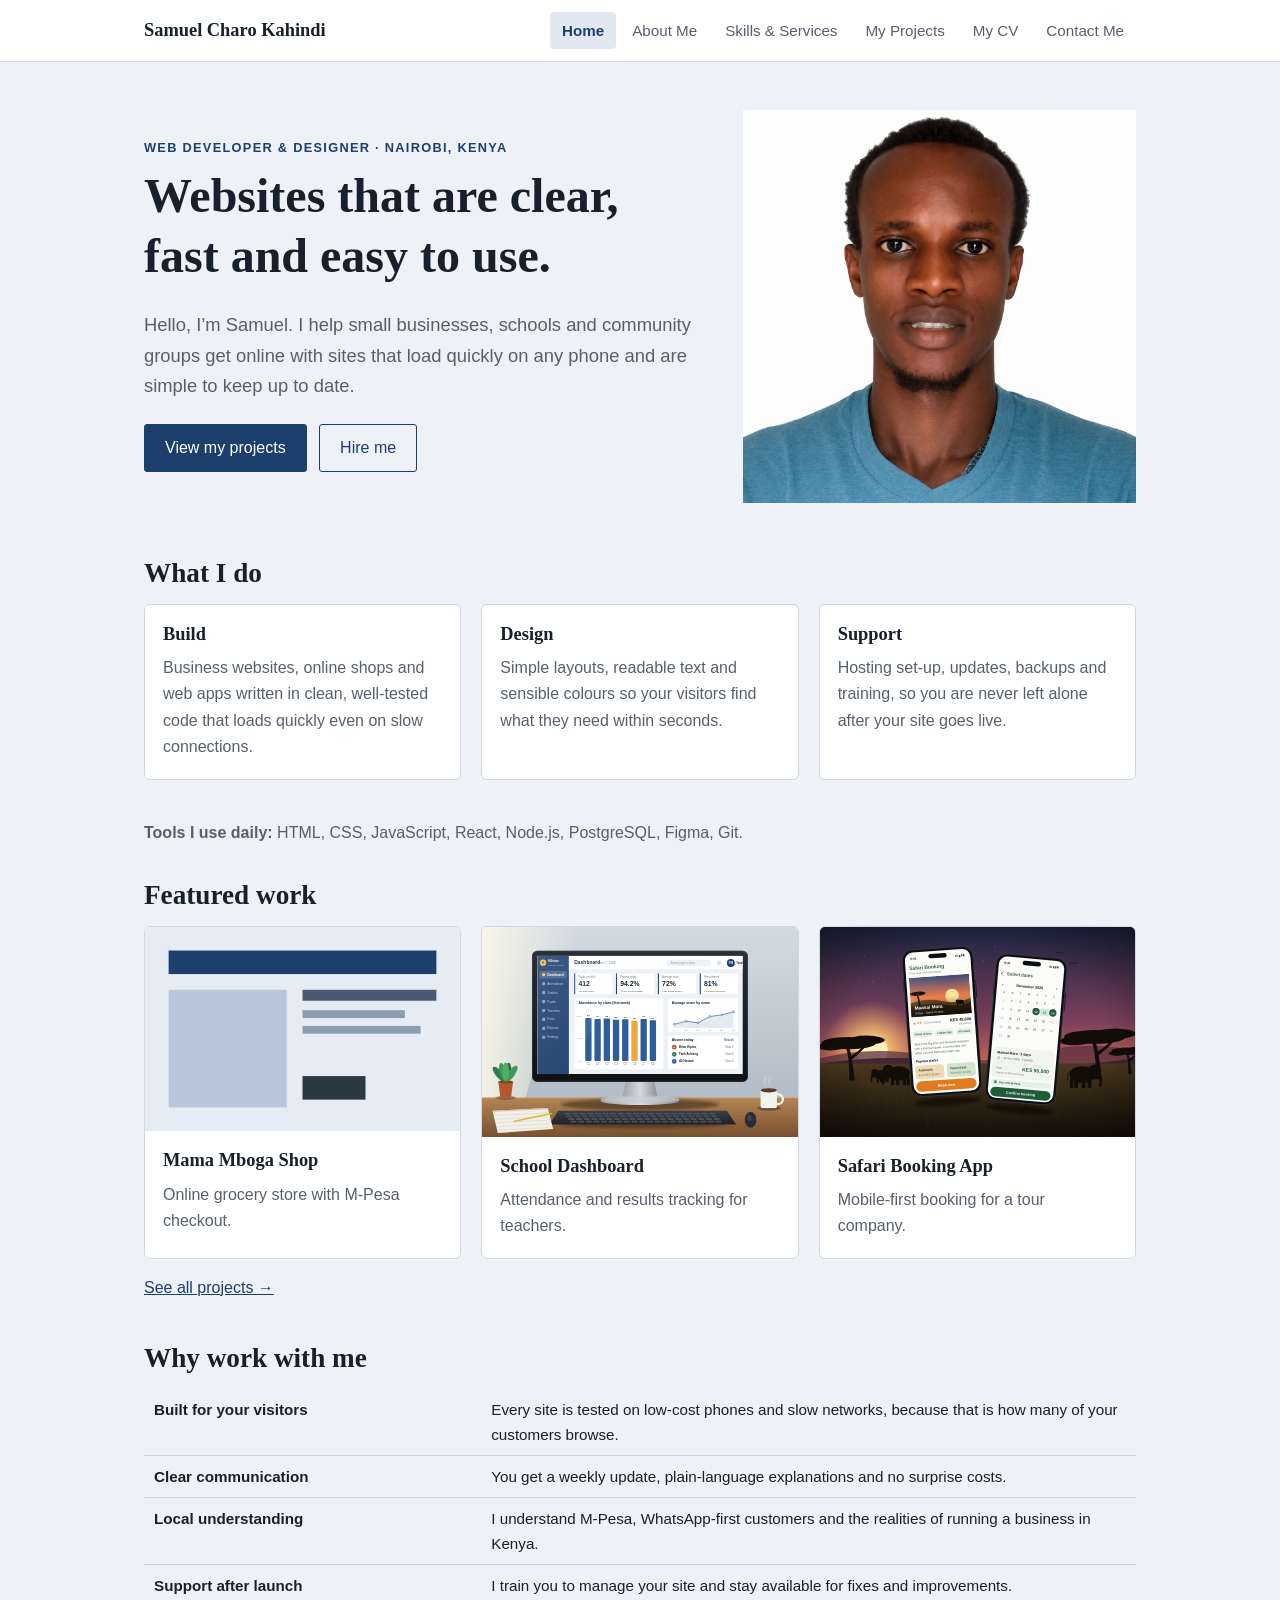
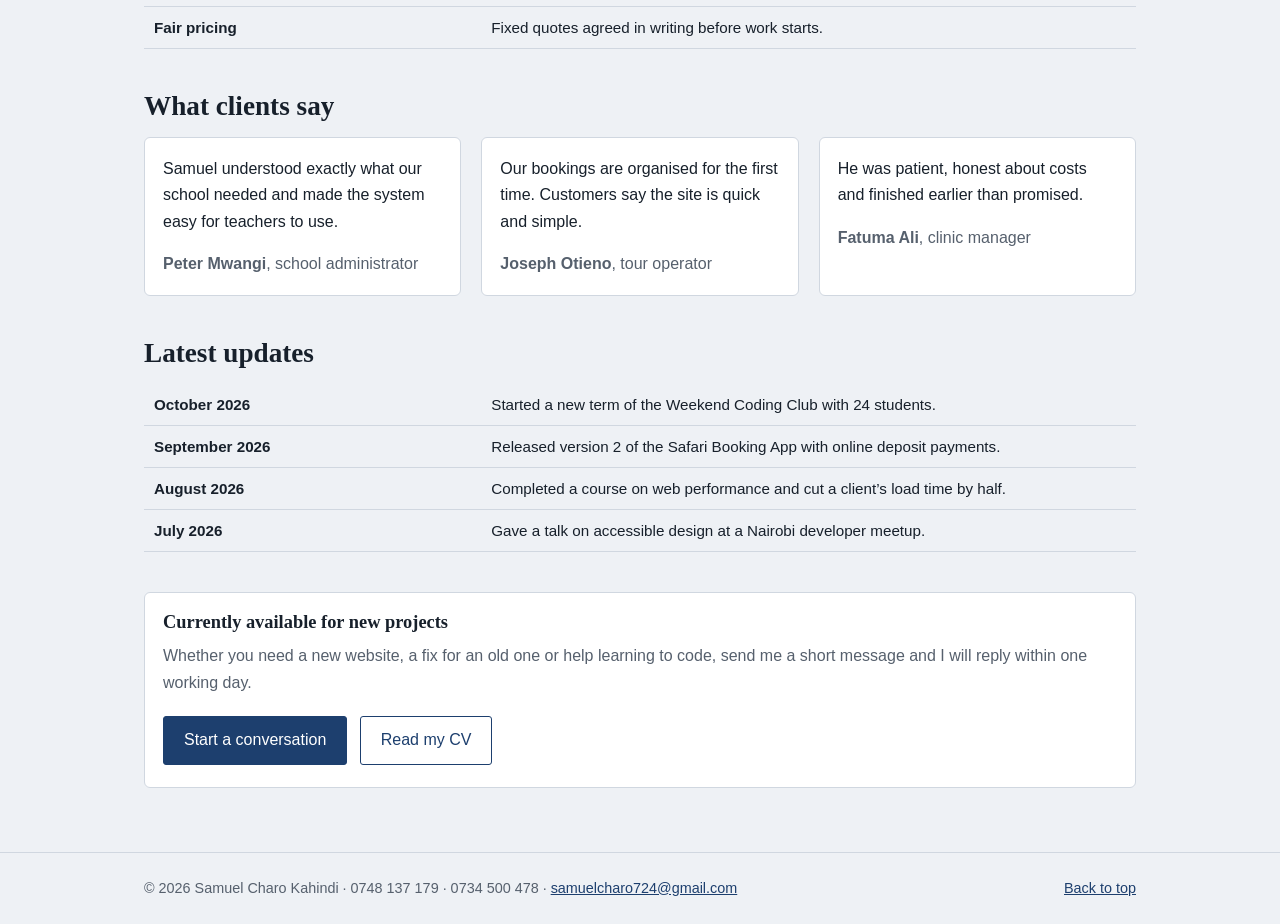
<file: index.html>
<!DOCTYPE html>
<html lang="en">

<head>
    <meta charset="utf-8">
    <meta name="viewport" content="width=device-width, initial-scale=1">

    <title>Home – Samuel Charo Kahindi</title>

    <meta
        name="description"
        content="Portfolio of Samuel Charo Kahindi, a web developer and designer in Nairobi, Kenya."
    >

    <meta name="theme-color" content="#1d3f6e">

    <link
        rel="icon"
        href="data:image/svg+xml,%3Csvg xmlns=%27http://www.w3.org/2000/svg%27 viewBox=%270 0 100 100%27%3E%3Crect width=%27100%27 height=%27100%27 rx=%2716%27 fill=%27%231d3f6e%27/%3E%3Ctext x=%2750%27 y=%2766%27 font-size=%2750%27 text-anchor=%27middle%27 fill=%27white%27 font-family=%27Georgia%27%3ESK%3C/text%3E%3C/svg%3E"
    >

    <link rel="stylesheet" href="style.css">
</head>

<body>

    <!-- ==================== HEADER AND NAVIGATION ==================== -->

    <header>
        <div class="wrap">

            <a class="brand" href="index.html">
                Samuel Charo Kahindi
            </a>

            <nav id="nav">
                <a href="index.html" aria-current="page">Home</a>
                <a href="about.html">About Me</a>
                <a href="skills.html">Skills &amp; Services</a>
                <a href="projects.html">My Projects</a>
                <a href="cv.html">My CV</a>
                <a href="contact.html">Contact Me</a>
            </nav>

        </div>
    </header>

    <!-- ==================== MAIN CONTENT ==================== -->

    <main>
        <div class="page">
            <div class="wrap">

                <!-- HERO SECTION -->

                <section class="hero">

                    <div>
                        <p class="eyebrow">
                            Web developer &amp; designer · Nairobi, Kenya
                        </p>

                        <h1>
                            Websites that are clear, fast and easy to use.
                        </h1>

                        <p class="lead">
                            Hello, I’m Samuel. I help small businesses, schools
                            and community groups get online with sites that load
                            quickly on any phone and are simple to keep up to date.
                        </p>

                        <a class="btn" href="projects.html">
                            View my projects
                        </a>

                        <a class="btn alt" href="contact.html">
                            Hire me
                        </a>
                    </div>

                    <img
                        src="samuel-portrait.png"
                        alt="Portrait of Samuel"
                    >

                </section>
<br><br>                  

                <!-- SERVICES SECTION -->

                <section>
                    <h2>What I do</h2>

                    <div class="grid" style="margin-bottom: 40px;">

                        <div class="card">
                            <div class="body">
                                <h3>Build</h3>

                                <p class="muted">
                                    Business websites, online shops and web apps
                                    written in clean, well-tested code that loads
                                    quickly even on slow connections.
                                </p>
                            </div>
                        </div>

                        <div class="card">
                            <div class="body">
                                <h3>Design</h3>

                                <p class="muted">
                                    Simple layouts, readable text and sensible
                                    colours so your visitors find what they need
                                    within seconds.
                                </p>
                            </div>
                        </div>

                        <div class="card">
                            <div class="body">
                                <h3>Support</h3>

                                <p class="muted">
                                    Hosting set-up, updates, backups and training,
                                    so you are never left alone after your site
                                    goes live.
                                </p>
                            </div>
                        </div>

                    </div>

                    <p class="muted">
                        <b>Tools I use daily:</b>
                        HTML, CSS, JavaScript, React, Node.js,
                        PostgreSQL, Figma, Git.
                    </p>
                </section>

                <!-- FEATURED PROJECTS SECTION -->

                <section>
                    <h2 style="margin-top: 32px;">Featured work</h2>

                    <div class="grid">

                        <div class="card">
                            <img
                                src="project-1-shop.svg"
                                alt="Sample screen of the Mama Mboga Shop website"
                            >

                            <div class="body">
                                <h3>Mama Mboga Shop</h3>

                                <p class="muted">
                                    Online grocery store with M-Pesa checkout.
                                </p>
                            </div>
                        </div>

                        <div class="card">
                            <img
                                src="project-2-dashboard.svg"
                                alt="Sample screen of the School Dashboard"
                            >

                            <div class="body">
                                <h3>School Dashboard</h3>

                                <p class="muted">
                                    Attendance and results tracking for teachers.
                                </p>
                            </div>
                        </div>

                        <div class="card">
                            <img
                                src="project-3-booking.svg"
                                alt="Sample screen of the Safari Booking App"
                            >

                            <div class="body">
                                <h3>Safari Booking App</h3>

                                <p class="muted">
                                    Mobile-first booking for a tour company.
                                </p>
                            </div>
                        </div>

                    </div>

                    <p style="margin-top: 16px;">
                        <a href="projects.html">See all projects →</a>
                    </p>
                </section>

                <!-- WHY WORK WITH ME SECTION -->

                <section>
                    <h2 style="margin-top: 40px;">Why work with me</h2>

                    <table>
                        <tr>
                            <th>Built for your visitors</th>
                            <td>
                                Every site is tested on low-cost phones and slow
                                networks, because that is how many of your
                                customers browse.
                            </td>
                        </tr>

                        <tr>
                            <th>Clear communication</th>
                            <td>
                                You get a weekly update, plain-language
                                explanations and no surprise costs.
                            </td>
                        </tr>

                        <tr>
                            <th>Local understanding</th>
                            <td>
                                I understand M-Pesa, WhatsApp-first customers and
                                the realities of running a business in Kenya.
                            </td>
                        </tr>

                        <tr>
                            <th>Support after launch</th>
                            <td>
                                I train you to manage your site and stay
                                available for fixes and improvements.
                            </td>
                        </tr>

                        <tr>
                            <th>Fair pricing</th>
                            <td>
                                Fixed quotes agreed in writing before work starts.
                            </td>
                        </tr>
                    </table>
                </section>

                <!-- TESTIMONIALS SECTION -->

                <section>
                    <h2 style="margin-top: 40px;">What clients say</h2>

                    <div class="grid">

                        <div class="card">
                            <div class="body">
                                <p>
                                    Samuel understood exactly what our school
                                    needed and made the system easy for teachers
                                    to use.
                                </p>

                                <p class="muted">
                                    <b>Peter Mwangi</b>,
                                    school administrator
                                </p>
                            </div>
                        </div>

                        <div class="card">
                            <div class="body">
                                <p>
                                    Our bookings are organised for the first
                                    time. Customers say the site is quick and
                                    simple.
                                </p>

                                <p class="muted">
                                    <b>Joseph Otieno</b>,
                                    tour operator
                                </p>
                            </div>
                        </div>

                        <div class="card">
                            <div class="body">
                                <p>
                                    He was patient, honest about costs and
                                    finished earlier than promised.
                                </p>

                                <p class="muted">
                                    <b>Fatuma Ali</b>,
                                    clinic manager
                                </p>
                            </div>
                        </div>

                    </div>
                </section>

                <!-- LATEST UPDATES SECTION -->

                <section>
                    <h2 style="margin-top: 40px;">Latest updates</h2>

                    <table>
                        <tr>
                            <th>October 2026</th>
                            <td>
                                Started a new term of the Weekend Coding Club
                                with 24 students.
                            </td>
                        </tr>

                        <tr>
                            <th>September 2026</th>
                            <td>
                                Released version 2 of the Safari Booking App
                                with online deposit payments.
                            </td>
                        </tr>

                        <tr>
                            <th>August 2026</th>
                            <td>
                                Completed a course on web performance and cut
                                a client’s load time by half.
                            </td>
                        </tr>

                        <tr>
                            <th>July 2026</th>
                            <td>
                                Gave a talk on accessible design at a Nairobi
                                developer meetup.
                            </td>
                        </tr>
                    </table>
                </section>

                <!-- CONTACT CALL-TO-ACTION SECTION -->

                <section class="card" style="margin-top: 40px;">
                    <div class="body">

                        <h3>Currently available for new projects</h3>

                        <p class="muted">
                            Whether you need a new website, a fix for an old one
                            or help learning to code, send me a short message
                            and I will reply within one working day.
                        </p>

                        <a class="btn" href="contact.html">
                            Start a conversation
                        </a>

                        <a class="btn alt" href="cv.html">
                            Read my CV
                        </a>

                    </div>
                </section>

            </div>
        </div>
    </main>

    <!-- ==================== FOOTER ==================== -->

    <footer>
        <div class="wrap">

            <span>
                © 2026 Samuel Charo Kahindi ·
                0748 137 179 ·
                0734 500 478 ·
                <a href="mailto:samuelcharo724@gmail.com">
                    samuelcharo724@gmail.com
                </a>
            </span>

            <span>
                <a href="#">Back to top</a>
            </span>

        </div>
    </footer>

</body>
</html>
</file>
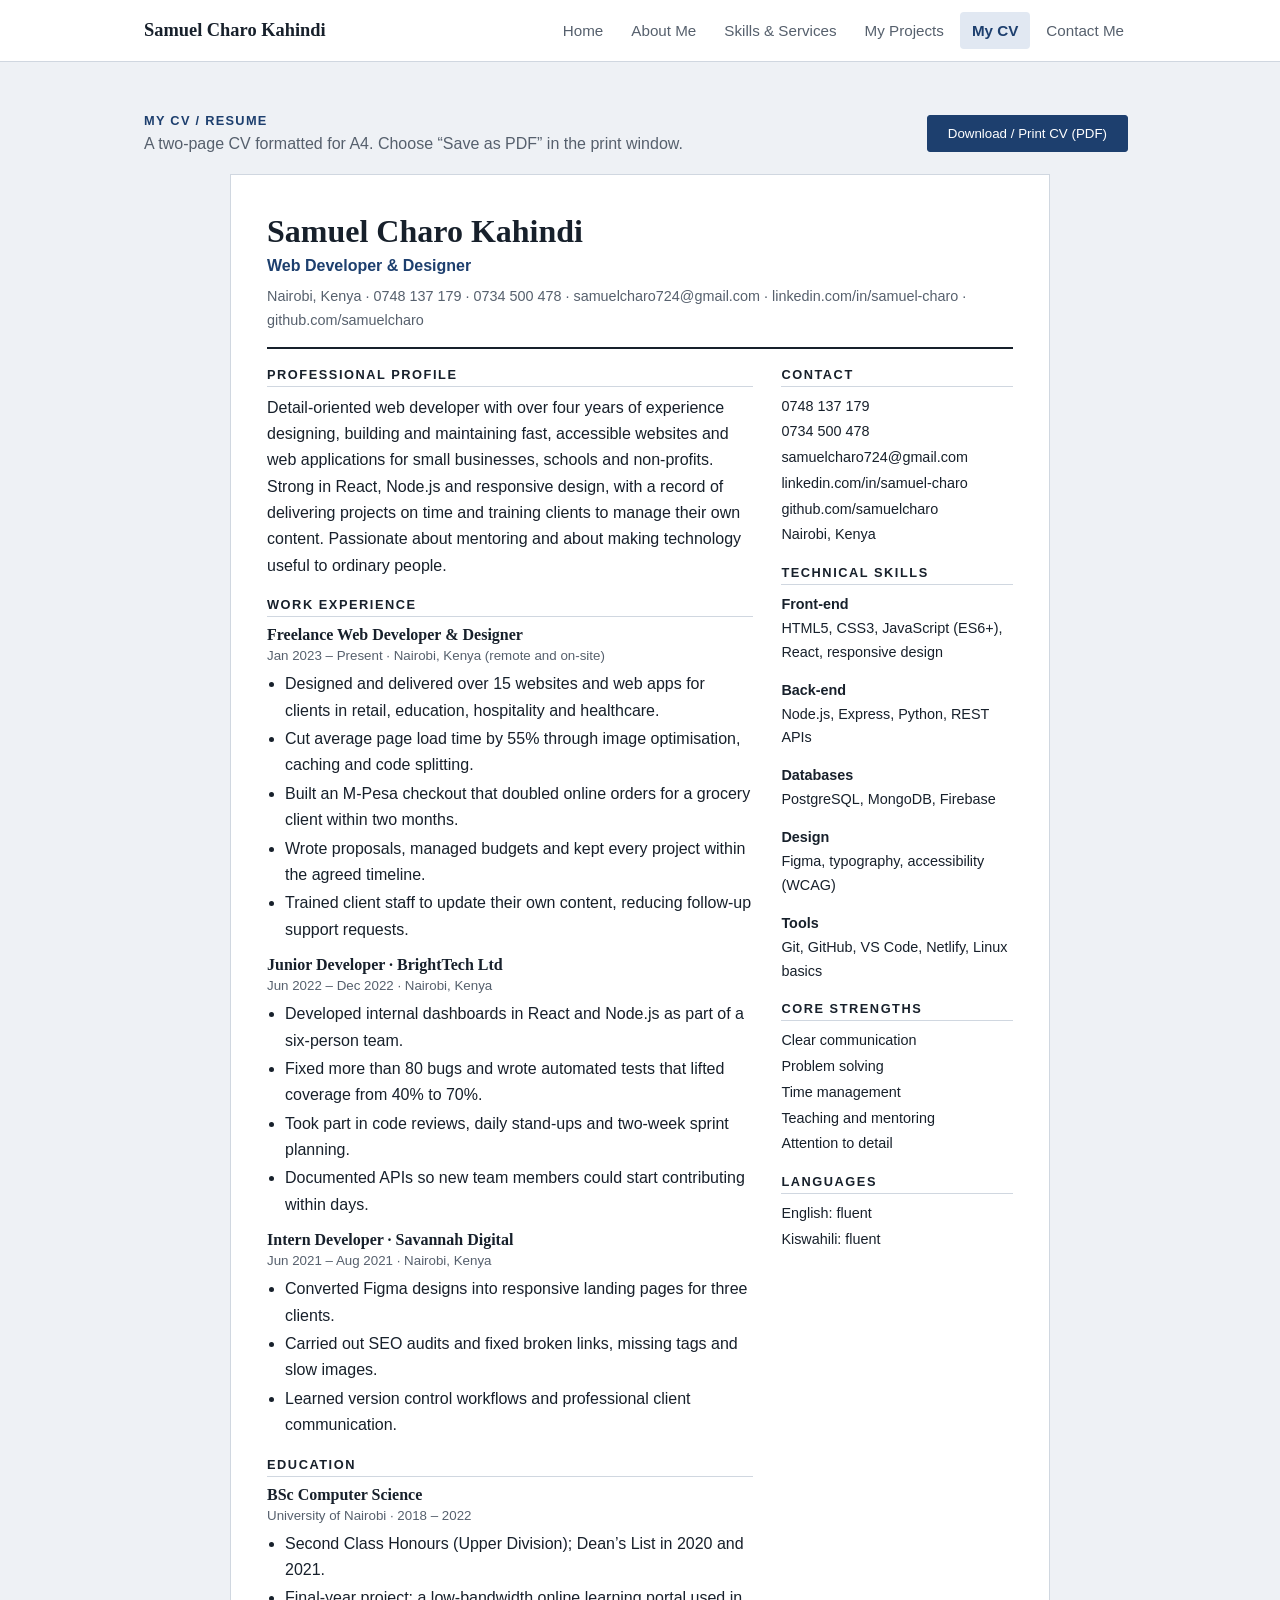
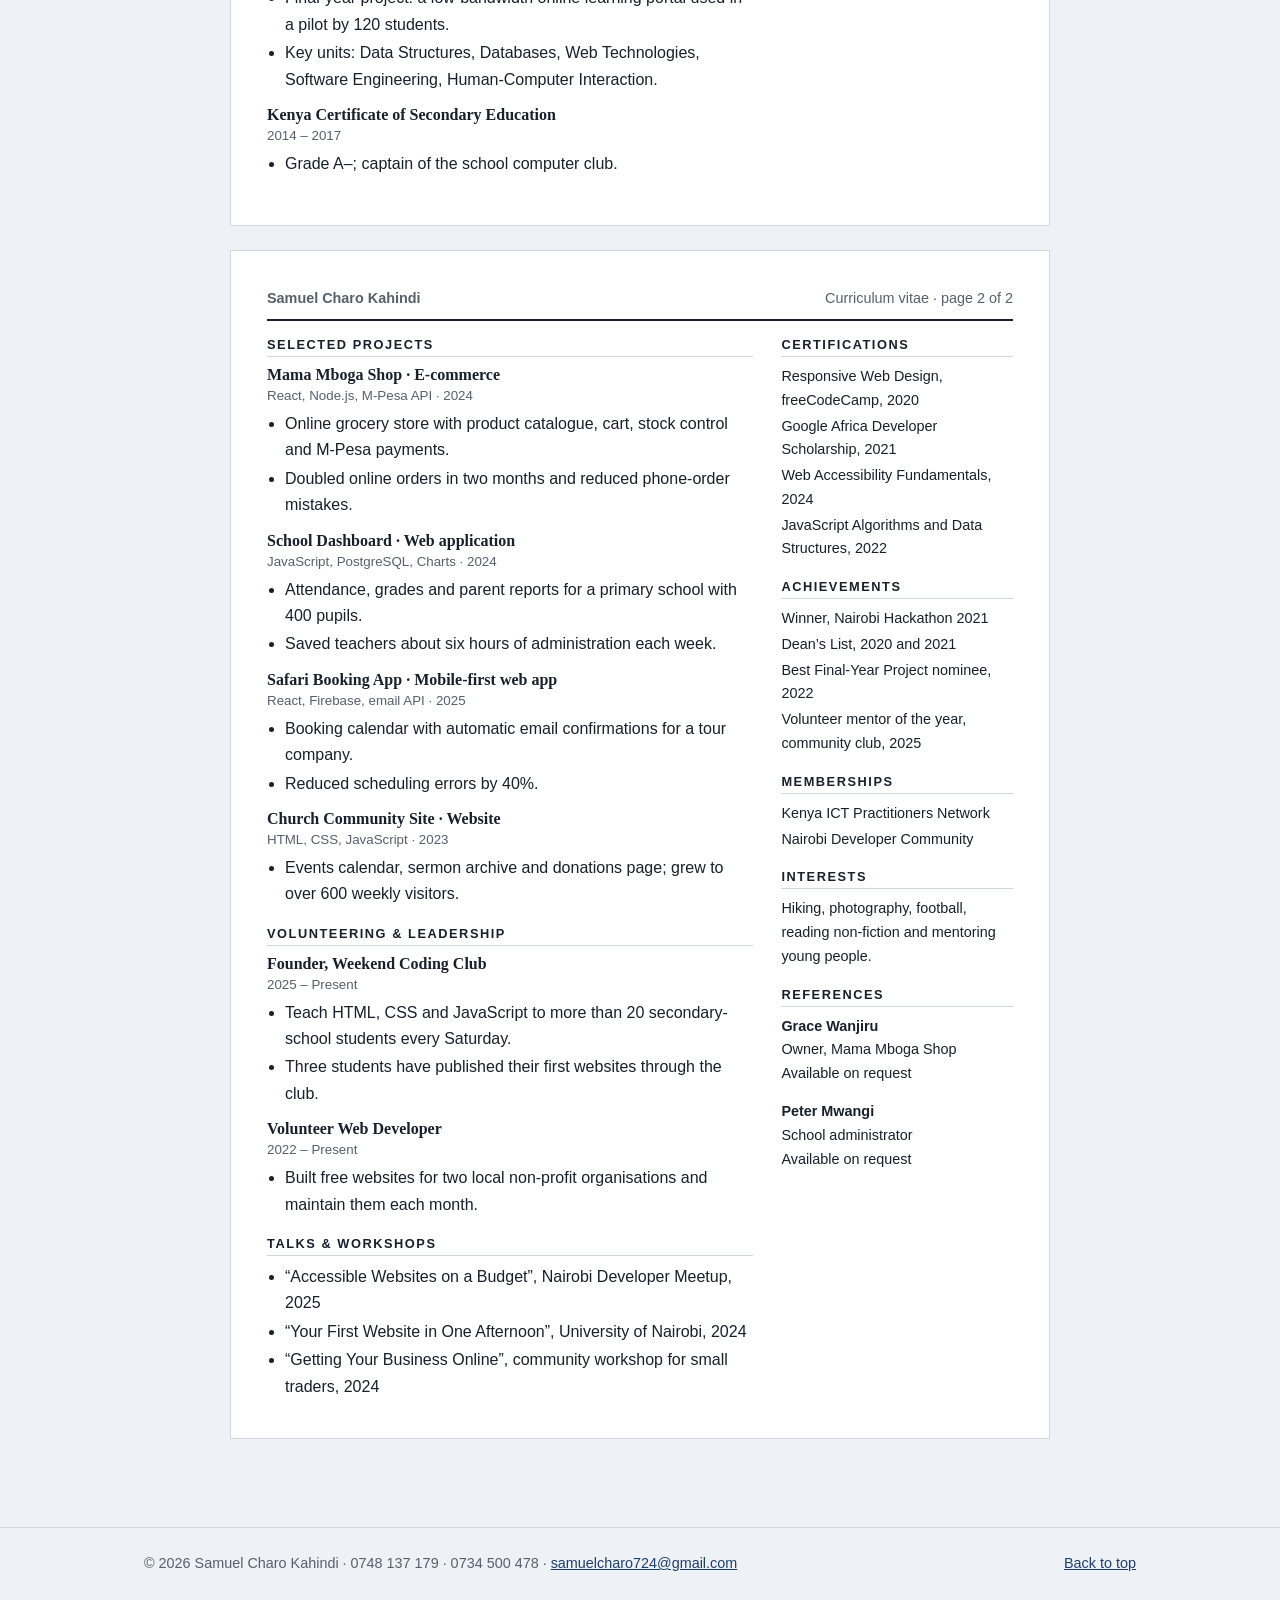
<file: cv.html>
<!DOCTYPE html>
<html lang="en">
<head>
<meta charset="utf-8">
<meta name="viewport" content="width=device-width, initial-scale=1">
<title>My CV – Samuel Charo Kahindi</title>
<meta name="description" content="Portfolio of Samuel Charo Kahindi, a web developer and designer in Nairobi, Kenya.">
<meta name="theme-color" content="#1d3f6e">
<link rel="icon" href="data:image/svg+xml,%3Csvg xmlns=%27http://www.w3.org/2000/svg%27 viewBox=%270 0 100 100%27%3E%3Crect width=%27100%27 height=%27100%27 rx=%2716%27 fill=%27%231d3f6e%27/%3E%3Ctext x=%2750%27 y=%2766%27 font-size=%2750%27 text-anchor=%27middle%27 fill=%27white%27 font-family=%27Georgia%27%3ESK%3C/text%3E%3C/svg%3E">
<link rel="stylesheet" href="style.css">
</head>
<body>
<header><div class="wrap">
<a class="brand" href="index.html">Samuel Charo Kahindi</a>
<nav id="nav"><a href="index.html">Home</a><a href="about.html">About Me</a><a href="skills.html">Skills &amp; Services</a><a href="projects.html">My Projects</a><a href="cv.html" aria-current="page">My CV</a><a href="contact.html">Contact Me</a></nav></div></header>
<main>
<div class="page"><div class="wrap">

<div class="cv-bar noprint"><div><p class="eyebrow" style="margin:0">My CV / Resume</p><span class="muted">A two-page CV formatted for A4. Choose “Save as PDF” in the print window.</span></div><button class="btn" onclick="window.print()">Download / Print CV (PDF)</button></div>
<article>
<section class="cv-sheet">
<h1>Samuel Charo Kahindi</h1>
<div class="cv-title">Web Developer &amp; Designer</div>
<div class="cv-contact">Nairobi, Kenya · 0748 137 179 · 0734 500 478 · samuelcharo724@gmail.com · linkedin.com/in/samuel-charo · github.com/samuelcharo</div>
<div class="cv-cols">
<div>
<h2>Professional profile</h2>
<p>Detail-oriented web developer with over four years of experience designing, building and maintaining fast, accessible websites and web applications for small businesses, schools and non-profits. Strong in React, Node.js and responsive design, with a record of delivering projects on time and training clients to manage their own content. Passionate about mentoring and about making technology useful to ordinary people.</p>
<h2>Work experience</h2>
<div class="role"><h3>Freelance Web Developer &amp; Designer</h3><small>Jan 2023 – Present · Nairobi, Kenya (remote and on-site)</small>
<ul><li>Designed and delivered over 15 websites and web apps for clients in retail, education, hospitality and healthcare.</li><li>Cut average page load time by 55% through image optimisation, caching and code splitting.</li><li>Built an M-Pesa checkout that doubled online orders for a grocery client within two months.</li><li>Wrote proposals, managed budgets and kept every project within the agreed timeline.</li><li>Trained client staff to update their own content, reducing follow-up support requests.</li></ul></div>
<div class="role"><h3>Junior Developer · BrightTech Ltd</h3><small>Jun 2022 – Dec 2022 · Nairobi, Kenya</small>
<ul><li>Developed internal dashboards in React and Node.js as part of a six-person team.</li><li>Fixed more than 80 bugs and wrote automated tests that lifted coverage from 40% to 70%.</li><li>Took part in code reviews, daily stand-ups and two-week sprint planning.</li><li>Documented APIs so new team members could start contributing within days.</li></ul></div>
<div class="role"><h3>Intern Developer · Savannah Digital</h3><small>Jun 2021 – Aug 2021 · Nairobi, Kenya</small>
<ul><li>Converted Figma designs into responsive landing pages for three clients.</li><li>Carried out SEO audits and fixed broken links, missing tags and slow images.</li><li>Learned version control workflows and professional client communication.</li></ul></div>
<h2>Education</h2>
<div class="role"><h3>BSc Computer Science</h3><small>University of Nairobi · 2018 – 2022</small>
<ul><li>Second Class Honours (Upper Division); Dean’s List in 2020 and 2021.</li><li>Final-year project: a low-bandwidth online learning portal used in a pilot by 120 students.</li><li>Key units: Data Structures, Databases, Web Technologies, Software Engineering, Human-Computer Interaction.</li></ul></div>
<div class="role"><h3>Kenya Certificate of Secondary Education</h3><small>2014 – 2017</small>
<ul><li>Grade A–; captain of the school computer club.</li></ul></div>
</div>
<div class="side">
<h2>Contact</h2>
<ul><li>0748 137 179</li><li>0734 500 478</li><li>samuelcharo724@gmail.com</li><li>linkedin.com/in/samuel-charo</li><li>github.com/samuelcharo</li><li>Nairobi, Kenya</li></ul>
<h2>Technical skills</h2>
<p><b>Front-end</b><br>HTML5, CSS3, JavaScript (ES6+), React, responsive design</p>
<p><b>Back-end</b><br>Node.js, Express, Python, REST APIs</p>
<p><b>Databases</b><br>PostgreSQL, MongoDB, Firebase</p>
<p><b>Design</b><br>Figma, typography, accessibility (WCAG)</p>
<p><b>Tools</b><br>Git, GitHub, VS Code, Netlify, Linux basics</p>
<h2>Core strengths</h2>
<ul><li>Clear communication</li><li>Problem solving</li><li>Time management</li><li>Teaching and mentoring</li><li>Attention to detail</li></ul>
<h2>Languages</h2>
<ul><li>English: fluent</li><li>Kiswahili: fluent</li></ul>
</div>
</div>
</section>

<section class="cv-sheet">
<div class="cv-run"><b>Samuel Charo Kahindi</b><span>Curriculum vitae · page 2 of 2</span></div>
<div class="cv-cols">
<div>
<h2>Selected projects</h2>
<div class="role"><h3>Mama Mboga Shop · E-commerce</h3><small>React, Node.js, M-Pesa API · 2024</small>
<ul><li>Online grocery store with product catalogue, cart, stock control and M-Pesa payments.</li><li>Doubled online orders in two months and reduced phone-order mistakes.</li></ul></div>
<div class="role"><h3>School Dashboard · Web application</h3><small>JavaScript, PostgreSQL, Charts · 2024</small>
<ul><li>Attendance, grades and parent reports for a primary school with 400 pupils.</li><li>Saved teachers about six hours of administration each week.</li></ul></div>
<div class="role"><h3>Safari Booking App · Mobile-first web app</h3><small>React, Firebase, email API · 2025</small>
<ul><li>Booking calendar with automatic email confirmations for a tour company.</li><li>Reduced scheduling errors by 40%.</li></ul></div>
<div class="role"><h3>Church Community Site · Website</h3><small>HTML, CSS, JavaScript · 2023</small>
<ul><li>Events calendar, sermon archive and donations page; grew to over 600 weekly visitors.</li></ul></div>
<h2>Volunteering &amp; leadership</h2>
<div class="role"><h3>Founder, Weekend Coding Club</h3><small>2025 – Present</small>
<ul><li>Teach HTML, CSS and JavaScript to more than 20 secondary-school students every Saturday.</li><li>Three students have published their first websites through the club.</li></ul></div>
<div class="role"><h3>Volunteer Web Developer</h3><small>2022 – Present</small>
<ul><li>Built free websites for two local non-profit organisations and maintain them each month.</li></ul></div>
<h2>Talks &amp; workshops</h2>
<ul><li>“Accessible Websites on a Budget”, Nairobi Developer Meetup, 2025</li><li>“Your First Website in One Afternoon”, University of Nairobi, 2024</li><li>“Getting Your Business Online”, community workshop for small traders, 2024</li></ul>
</div>
<div class="side">
<h2>Certifications</h2>
<ul><li>Responsive Web Design, freeCodeCamp, 2020</li><li>Google Africa Developer Scholarship, 2021</li><li>Web Accessibility Fundamentals, 2024</li><li>JavaScript Algorithms and Data Structures, 2022</li></ul>
<h2>Achievements</h2>
<ul><li>Winner, Nairobi Hackathon 2021</li><li>Dean’s List, 2020 and 2021</li><li>Best Final-Year Project nominee, 2022</li><li>Volunteer mentor of the year, community club, 2025</li></ul>
<h2>Memberships</h2>
<ul><li>Kenya ICT Practitioners Network</li><li>Nairobi Developer Community</li></ul>
<h2>Interests</h2>
<p>Hiking, photography, football, reading non-fiction and mentoring young people.</p>
<h2>References</h2>
<p><b>Grace Wanjiru</b><br>Owner, Mama Mboga Shop<br>Available on request</p>
<p><b>Peter Mwangi</b><br>School administrator<br>Available on request</p>
</div>
</div>
</section>
</article>
</div></div>
</main>
<footer><div class="wrap"><span>© 2026 Samuel Charo Kahindi · 0748 137 179 · 0734 500 478 · <a href="mailto:samuelcharo724@gmail.com">samuelcharo724@gmail.com</a></span><span><a href="#">Back to top</a></span></div></footer>
</body>
</html>
</file>
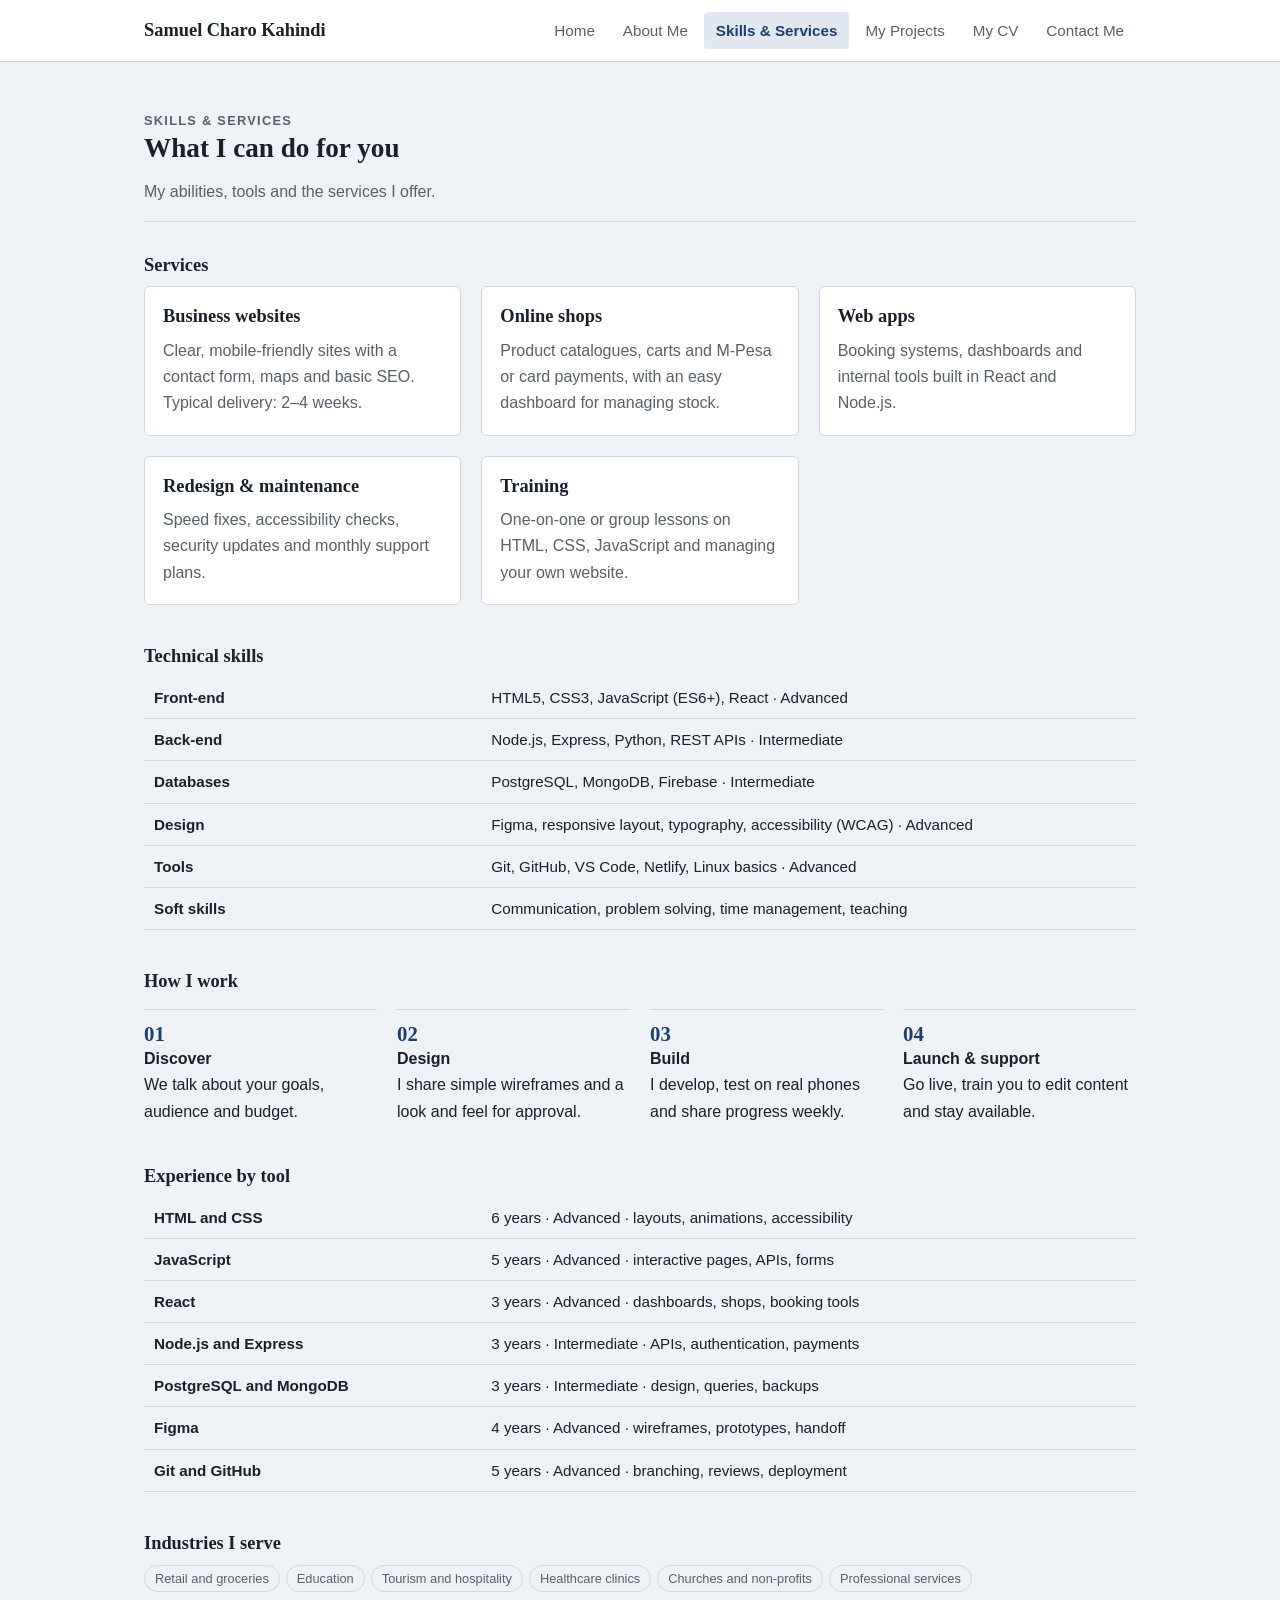
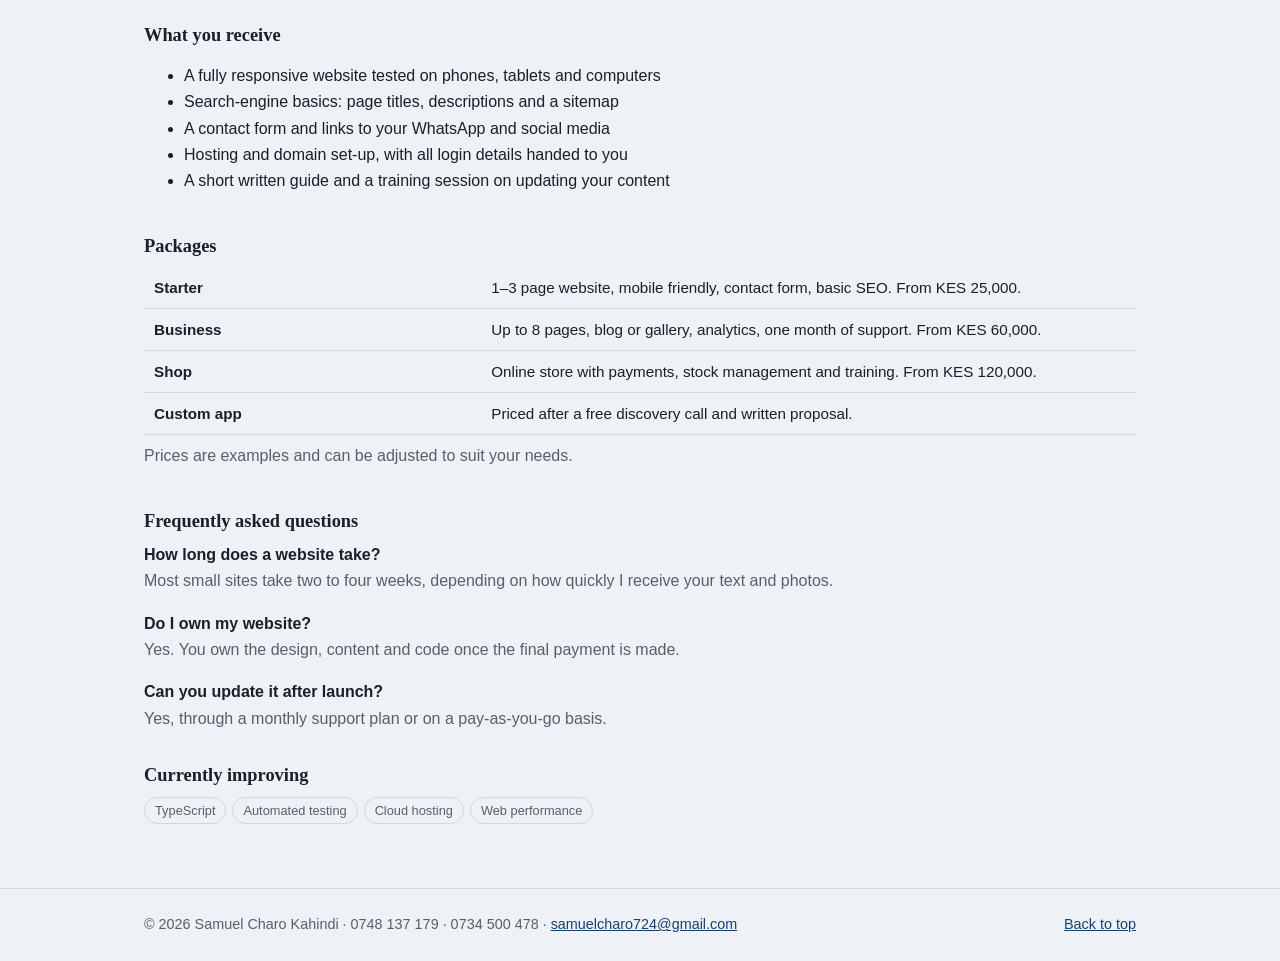
<file: skills.html>
<!DOCTYPE html>
<html lang="en">
<head>
<meta charset="utf-8">
<meta name="viewport" content="width=device-width, initial-scale=1">
<title>Skills &amp; Services – Samuel Charo Kahindi</title>
<meta name="description" content="Portfolio of Samuel Charo Kahindi, a web developer and designer in Nairobi, Kenya.">
<meta name="theme-color" content="#1d3f6e">
<link rel="icon" href="data:image/svg+xml,%3Csvg xmlns=%27http://www.w3.org/2000/svg%27 viewBox=%270 0 100 100%27%3E%3Crect width=%27100%27 height=%27100%27 rx=%2716%27 fill=%27%231d3f6e%27/%3E%3Ctext x=%2750%27 y=%2766%27 font-size=%2750%27 text-anchor=%27middle%27 fill=%27white%27 font-family=%27Georgia%27%3ESK%3C/text%3E%3C/svg%3E">
<link rel="stylesheet" href="style.css">
</head>
<body>
<header><div class="wrap">
<a class="brand" href="index.html">Samuel Charo Kahindi</a>
<nav id="nav"><a href="index.html">Home</a><a href="about.html">About Me</a><a href="skills.html" aria-current="page">Skills &amp; Services</a><a href="projects.html">My Projects</a><a href="cv.html">My CV</a><a href="contact.html">Contact Me</a></nav></div></header>
<main>
<div class="page"><div class="wrap">

<div class="page-head"><p class="eyebrow">Skills &amp; services</p><h2>What I can do for you</h2><p>My abilities, tools and the services I offer.</p></div>
<h3>Services</h3>
<div class="grid">
<div class="card"><div class="body"><h3>Business websites</h3><p class="muted">Clear, mobile-friendly sites with a contact form, maps and basic SEO. Typical delivery: 2–4 weeks.</p></div></div>
<div class="card"><div class="body"><h3>Online shops</h3><p class="muted">Product catalogues, carts and M-Pesa or card payments, with an easy dashboard for managing stock.</p></div></div>
<div class="card"><div class="body"><h3>Web apps</h3><p class="muted">Booking systems, dashboards and internal tools built in React and Node.js.</p></div></div>
<div class="card"><div class="body"><h3>Redesign &amp; maintenance</h3><p class="muted">Speed fixes, accessibility checks, security updates and monthly support plans.</p></div></div>
<div class="card"><div class="body"><h3>Training</h3><p class="muted">One-on-one or group lessons on HTML, CSS, JavaScript and managing your own website.</p></div></div>
</div>
<h3 style="margin-top:40px">Technical skills</h3>
<table>
<tr><th>Front-end</th><td>HTML5, CSS3, JavaScript (ES6+), React · Advanced</td></tr>
<tr><th>Back-end</th><td>Node.js, Express, Python, REST APIs · Intermediate</td></tr>
<tr><th>Databases</th><td>PostgreSQL, MongoDB, Firebase · Intermediate</td></tr>
<tr><th>Design</th><td>Figma, responsive layout, typography, accessibility (WCAG) · Advanced</td></tr>
<tr><th>Tools</th><td>Git, GitHub, VS Code, Netlify, Linux basics · Advanced</td></tr>
<tr><th>Soft skills</th><td>Communication, problem solving, time management, teaching</td></tr>
</table>
<h3 style="margin-top:40px">How I work</h3>
<ol class="steps">
<li><b>Discover</b><br>We talk about your goals, audience and budget.</li>
<li><b>Design</b><br>I share simple wireframes and a look and feel for approval.</li>
<li><b>Build</b><br>I develop, test on real phones and share progress weekly.</li>
<li><b>Launch &amp; support</b><br>Go live, train you to edit content and stay available.</li>
</ol>
<h3 style="margin-top:40px">Experience by tool</h3>
<table>
<tr><th>HTML and CSS</th><td>6 years · Advanced · layouts, animations, accessibility</td></tr>
<tr><th>JavaScript</th><td>5 years · Advanced · interactive pages, APIs, forms</td></tr>
<tr><th>React</th><td>3 years · Advanced · dashboards, shops, booking tools</td></tr>
<tr><th>Node.js and Express</th><td>3 years · Intermediate · APIs, authentication, payments</td></tr>
<tr><th>PostgreSQL and MongoDB</th><td>3 years · Intermediate · design, queries, backups</td></tr>
<tr><th>Figma</th><td>4 years · Advanced · wireframes, prototypes, handoff</td></tr>
<tr><th>Git and GitHub</th><td>5 years · Advanced · branching, reviews, deployment</td></tr>
</table>
<h3 style="margin-top:40px">Industries I serve</h3>
<ul class="tags"><li>Retail and groceries</li><li>Education</li><li>Tourism and hospitality</li><li>Healthcare clinics</li><li>Churches and non-profits</li><li>Professional services</li></ul>
<h3 style="margin-top:32px">What you receive</h3>
<ul class="plain"><li>A fully responsive website tested on phones, tablets and computers</li><li>Search-engine basics: page titles, descriptions and a sitemap</li><li>A contact form and links to your WhatsApp and social media</li><li>Hosting and domain set-up, with all login details handed to you</li><li>A short written guide and a training session on updating your content</li></ul>
<h3 style="margin-top:40px">Packages</h3>
<table>
<tr><th>Starter</th><td>1–3 page website, mobile friendly, contact form, basic SEO. From KES 25,000.</td></tr>
<tr><th>Business</th><td>Up to 8 pages, blog or gallery, analytics, one month of support. From KES 60,000.</td></tr>
<tr><th>Shop</th><td>Online store with payments, stock management and training. From KES 120,000.</td></tr>
<tr><th>Custom app</th><td>Priced after a free discovery call and written proposal.</td></tr>
</table>
<p class="muted" style="margin-top:8px">Prices are examples and can be adjusted to suit your needs.</p>
<h3 style="margin-top:40px">Frequently asked questions</h3>
<p><b>How long does a website take?</b><br><span class="muted">Most small sites take two to four weeks, depending on how quickly I receive your text and photos.</span></p>
<p><b>Do I own my website?</b><br><span class="muted">Yes. You own the design, content and code once the final payment is made.</span></p>
<p><b>Can you update it after launch?</b><br><span class="muted">Yes, through a monthly support plan or on a pay-as-you-go basis.</span></p>
<h3 style="margin-top:32px">Currently improving</h3>
<ul class="tags"><li>TypeScript</li><li>Automated testing</li><li>Cloud hosting</li><li>Web performance</li></ul>
</div></div>
</main>
<footer><div class="wrap"><span>© 2026 Samuel Charo Kahindi · 0748 137 179 · 0734 500 478 · <a href="mailto:samuelcharo724@gmail.com">samuelcharo724@gmail.com</a></span><span><a href="#">Back to top</a></span></div></footer>
</body>
</html>
</file>
<file: style.css>
/* =========================================================
   1. ROOT VARIABLES AND THEME SETTINGS
   ========================================================= */

:root {
    --bg: #eef1f5;
    --fg: #17202b;
    --muted: #56606d;
    --line: #d0d7e0;
    --card: #fff;
    --accent: #1d3f6e;
    --accent-soft: #e1e8f2;

    box-sizing: border-box;
    padding-top: env(safe-area-inset-top, 0px);
    padding-bottom: env(safe-area-inset-bottom, 0px);
}


/* DARK MODE: AUTOMATIC SYSTEM PREFERENCE */

@media (prefers-color-scheme: dark) {
    :root:not([data-theme="light"]) {
        --bg: #0e1622;
        --fg: #e6ebf2;
        --muted: #98a4b5;
        --line: #26354a;
        --card: #162131;
        --accent: #86b4ea;
        --accent-soft: #1c2b42;
    }
}


/* DARK MODE: MANUALLY SELECTED THEME */

:root[data-theme="dark"] {
    --bg: #0e1622;
    --fg: #e6ebf2;
    --muted: #98a4b5;
    --line: #26354a;
    --card: #162131;
    --accent: #86b4ea;
    --accent-soft: #1c2b42;
}


/* =========================================================
   2. GLOBAL RESET AND BASE STYLES
   ========================================================= */

html {
    scroll-padding-top: env(safe-area-inset-top, 0px);
}

*,
*::before,
*::after {
    box-sizing: border-box;
}

[hidden] {
    display: none !important;
}

body {
    margin: 0;
    background: var(--bg);
    color: var(--fg);

    font: 16px/1.65 -apple-system, "Segoe UI", Roboto,
        Helvetica, Arial, sans-serif;
}


/* =========================================================
   3. HEADINGS AND TEXT
   ========================================================= */

h1,
h2,
h3,
h4 {
    font-family: Georgia, "Times New Roman", serif;
    line-height: 1.25;
    margin: 0 0 0.5em;
    font-weight: 700;
}

h1 {
    font-size: clamp(2rem, 5vw, 3rem);
}

h2 {
    font-size: 1.7rem;
}

h3 {
    font-size: 1.15rem;
}

p {
    margin: 0 0 1em;
}

.muted {
    color: var(--muted);
}

.eyebrow {
    font-size: 0.8rem;
    letter-spacing: 0.1em;
    text-transform: uppercase;
    color: var(--accent);
    font-weight: 600;
    margin-bottom: 8px;
}


/* =========================================================
   4. IMAGES AND SVG GRAPHICS
   ========================================================= */

svg,
img {
    display: block;
    max-width: 100%;
    height: auto;
}

img {
    width: 100%;
    height: auto;
}


/* =========================================================
   5. LINKS AND KEYBOARD ACCESSIBILITY
   ========================================================= */

a {
    color: var(--accent);
}

a:focus-visible,
button:focus-visible,
input:focus-visible,
textarea:focus-visible {
    outline: 2px solid var(--accent);
    outline-offset: 2px;
}


/* =========================================================
   6. MAIN CONTAINER AND PAGE LAYOUT
   ========================================================= */

.wrap {
    max-width: 1040px;
    margin: 0 auto;
    padding: 0 24px;
}

.page {
    padding: 48px 0 64px;
}

.page-head {
    border-bottom: 1px solid var(--line);
    margin-bottom: 32px;
    padding-bottom: 16px;
}

.page-head p {
    color: var(--muted);
    margin: 0;
}


/* =========================================================
   7. HEADER AND NAVIGATION
   ========================================================= */

header {
    position: sticky;
    top: env(safe-area-inset-top, 0px);

    background: var(--card);
    border-bottom: 1px solid var(--line);

    z-index: 10;
}

header .wrap {
    display: flex;
    align-items: center;
    justify-content: space-between;

    gap: 16px;
    flex-wrap: wrap;

    padding-top: 12px;
    padding-bottom: 12px;
}

.brand {
    font: 700 1.15rem Georgia, serif;
    color: var(--fg);
    text-decoration: none;
}

nav {
    display: flex;
    gap: 4px;
    flex-wrap: wrap;
}

nav a {
    color: var(--muted);
    text-decoration: none;
    font-size: 0.95rem;

    padding: 6px 12px;
    border-radius: 4px;
}

nav a:hover {
    color: var(--fg);
    background: var(--accent-soft);
}

nav a[aria-current="page"] {
    color: var(--accent);
    background: var(--accent-soft);
    font-weight: 600;
}


/* =========================================================
   8. BUTTONS
   ========================================================= */

.btn {
    display: inline-block;

    padding: 10px 20px;
    margin: 4px 8px 4px 0;

    border-radius: 3px;
    border: 1px solid var(--accent);

    background: var(--accent);
    color: var(--card);

    text-decoration: none;
    font: 600 0.95rem inherit;
    font-family: inherit;

    cursor: pointer;
}

.btn.alt {
    background: transparent;
    color: var(--accent);
}

.btn:hover {
    opacity: 0.88;
}


/* =========================================================
   9. HERO SECTION
   ========================================================= */

.hero {
    display: grid;
    grid-template-columns: 1.4fr 1fr;

    gap: 48px;
    align-items: center;
}

.hero .lead {
    font-size: 1.15rem;
    color: var(--muted);
    max-width: 34em;
}


/* =========================================================
   10. STATISTICS SECTION
   ========================================================= */

.stats {
    display: grid;
    grid-template-columns: repeat(4, 1fr);

    gap: 16px;
    margin: 48px 0;
}

.stat {
    border-top: 3px solid var(--accent);
    padding-top: 10px;
}

.stat b {
    display: block;
    font: 700 1.9rem Georgia, serif;
}

.stat span {
    color: var(--muted);
    font-size: 0.9rem;
}


/* =========================================================
   11. GRID LAYOUT AND CARDS
   ========================================================= */

.grid {
    display: grid;
    grid-template-columns: repeat(
        auto-fit,
        minmax(260px, 1fr)
    );

    gap: 20px;
}

.card {
    background: var(--card);
    border: 1px solid var(--line);
    border-radius: 6px;
    overflow: hidden;
}

.card .body {
    padding: 18px;
}

.card .body p:last-child {
    margin-bottom: 0;
}


/* =========================================================
   12. TWO-COLUMN LAYOUTS
   ========================================================= */

.split {
    display: grid;
    grid-template-columns: 320px 1fr;

    gap: 40px;
    align-items: start;
}

.split.rev {
    grid-template-columns: 1fr 320px;
}


/* =========================================================
   13. TAGS AND SKILL LABELS
   ========================================================= */

.tags {
    display: flex;
    flex-wrap: wrap;

    gap: 6px;
    margin: 10px 0 0;
    padding: 0;

    list-style: none;
}

.tags li {
    font-size: 0.8rem;
    padding: 2px 10px;

    border: 1px solid var(--line);
    border-radius: 99px;

    color: var(--muted);
}


/* =========================================================
   14. TIMELINE
   ========================================================= */

.timeline {
    border-left: 2px solid var(--line);

    margin: 0 0 24px 6px;
    padding-left: 22px;
}

.timeline .item {
    position: relative;
    margin-bottom: 20px;
}

.timeline .item::before {
    content: "";

    position: absolute;
    left: -29px;
    top: 7px;

    width: 10px;
    height: 10px;

    border-radius: 50%;
    background: var(--accent);
}

.timeline small {
    color: var(--muted);
}


/* =========================================================
   15. QUOTATIONS AND TESTIMONIALS
   ========================================================= */

.quote {
    border-left: 3px solid var(--accent);

    padding: 4px 0 4px 18px;
    margin: 40px 0 0;

    font: 1.05rem Georgia, serif;
    font-style: normal;
}

.quote small {
    display: block;

    font: normal 0.85rem sans-serif;
    color: var(--muted);

    margin-top: 6px;
}


/* =========================================================
   16. NUMBERED STEPS
   ========================================================= */

.steps {
    counter-reset: s;

    display: grid;
    grid-template-columns: repeat(
        auto-fit,
        minmax(200px, 1fr)
    );

    gap: 20px;
    padding: 0;

    list-style: none;
}

.steps li {
    counter-increment: s;

    border-top: 1px solid var(--line);
    padding-top: 12px;
}

.steps li::before {
    content: "0" counter(s);

    font: 700 1.3rem Georgia, serif;
    color: var(--accent);

    display: block;
}


/* =========================================================
   17. TABLES
   ========================================================= */

table {
    border-collapse: collapse;
    width: 100%;
    font-size: 0.95rem;
}

th,
td {
    text-align: left;

    padding: 8px 10px;
    border-bottom: 1px solid var(--line);

    vertical-align: top;
}

th {
    font-weight: 600;
    width: 34%;
}


/* =========================================================
   18. FORMS AND INPUT FIELDS
   ========================================================= */

form {
    display: grid;
    gap: 14px;
}

label {
    font-size: 0.9rem;
    font-weight: 600;

    display: grid;
    gap: 4px;
}

input,
textarea,
select {
    font: inherit;

    padding: 10px;
    border: 1px solid var(--line);
    border-radius: 4px;

    background: var(--card);
    color: var(--fg);

    width: 100%;
}


/* =========================================================
   19. FOOTER
   ========================================================= */

footer {
    border-top: 1px solid var(--line);

    padding: 24px 0;

    color: var(--muted);
    font-size: 0.9rem;
}

footer .wrap {
    display: flex;
    justify-content: space-between;

    flex-wrap: wrap;
    gap: 8px;
}


/* =========================================================
   20. CV TOOLBAR
   ========================================================= */

.cv-bar {
    display: flex;
    justify-content: space-between;
    align-items: center;

    flex-wrap: wrap;
    gap: 8px;

    margin-bottom: 16px;
}


/* =========================================================
   21. CV DOCUMENT SHEET
   ========================================================= */

.cv-sheet {
    background: var(--card);
    border: 1px solid var(--line);

    padding: 36px;
    max-width: 820px;

    margin: 0 auto 24px;
}

.cv-sheet h1 {
    font-size: 2rem;
    margin-bottom: 2px;
}

.cv-title {
    color: var(--accent);
    font-weight: 600;
    margin-bottom: 6px;
}

.cv-contact {
    font-size: 0.9rem;
    color: var(--muted);

    padding-bottom: 14px;
    border-bottom: 2px solid var(--fg);

    margin-bottom: 18px;
}


/* =========================================================
   22. CV COLUMNS
   ========================================================= */

.cv-cols {
    display: grid;
    grid-template-columns: 2.1fr 1fr;

    gap: 28px;
}


/* =========================================================
   23. CV HEADINGS
   ========================================================= */

.cv-sheet h2 {
    font: 700 0.8rem sans-serif;
    letter-spacing: 0.12em;
    text-transform: uppercase;

    border-bottom: 1px solid var(--line);
    padding-bottom: 4px;

    margin: 18px 0 8px;
}

.cv-sheet h2:first-child {
    margin-top: 0;
}

.cv-sheet h3 {
    font-size: 1rem;
    margin: 0;
}


/* =========================================================
   24. CV EXPERIENCE AND ROLES
   ========================================================= */

.cv-sheet .role {
    margin-bottom: 12px;
    break-inside: avoid;
}

.cv-sheet .role small {
    color: var(--muted);

    display: block;
    margin-bottom: 3px;
}


/* =========================================================
   25. CV LISTS AND SIDEBAR
   ========================================================= */

.cv-sheet ul {
    margin: 4px 0 0;
    padding-left: 18px;
}

.cv-sheet li {
    margin-bottom: 2px;
}

.cv-sheet .side p,
.cv-sheet .side li {
    font-size: 0.9rem;
}

.cv-sheet .side ul {
    list-style: none;
    padding: 0;
}


/* =========================================================
   26. CV RUNNING HEADER
   ========================================================= */

.cv-run {
    display: flex;
    justify-content: space-between;

    border-bottom: 2px solid var(--fg);
    padding-bottom: 8px;
    margin-bottom: 16px;

    font-size: 0.9rem;
    color: var(--muted);
}


/* =========================================================
   27. RESPONSIVE DESIGN: TABLETS AND PHONES
   ========================================================= */

@media (max-width: 760px) {
    .hero,
    .split,
    .split.rev,
    .cv-cols {
        grid-template-columns: 1fr;
    }

    .stats {
        grid-template-columns: repeat(2, 1fr);
    }

    .cv-sheet {
        padding: 22px;
    }
}


/* =========================================================
   28. PRINT STYLES FOR THE CV
   ========================================================= */

@media print {

    :root:not([x]):not([y]) {
        --bg: #fff;
        --fg: #000;
        --muted: #333;
        --line: #999;
        --card: #fff;
        --accent: #000;
        --accent-soft: #fff;
    }

    @page {
        size: A4;
        margin: 14mm;
    }

    header,
    footer,
    .noprint {
        display: none !important;
    }

    body {
        font-size: 9.5pt;
        line-height: 1.4;
        background: #fff;
    }

    .wrap {
        max-width: none;
        padding: 0;
    }

    .page {
        padding: 0;
    }

    .cv-sheet {
        border: 0;
        padding: 0;
        margin: 0;
        max-width: none;
    }

    .cv-sheet + .cv-sheet {
        break-before: page;
        page-break-before: always;
    }

    .page-head {
        display: none;
    }

    a {
        color: #000;
        text-decoration: none;
    }
}
</file>
